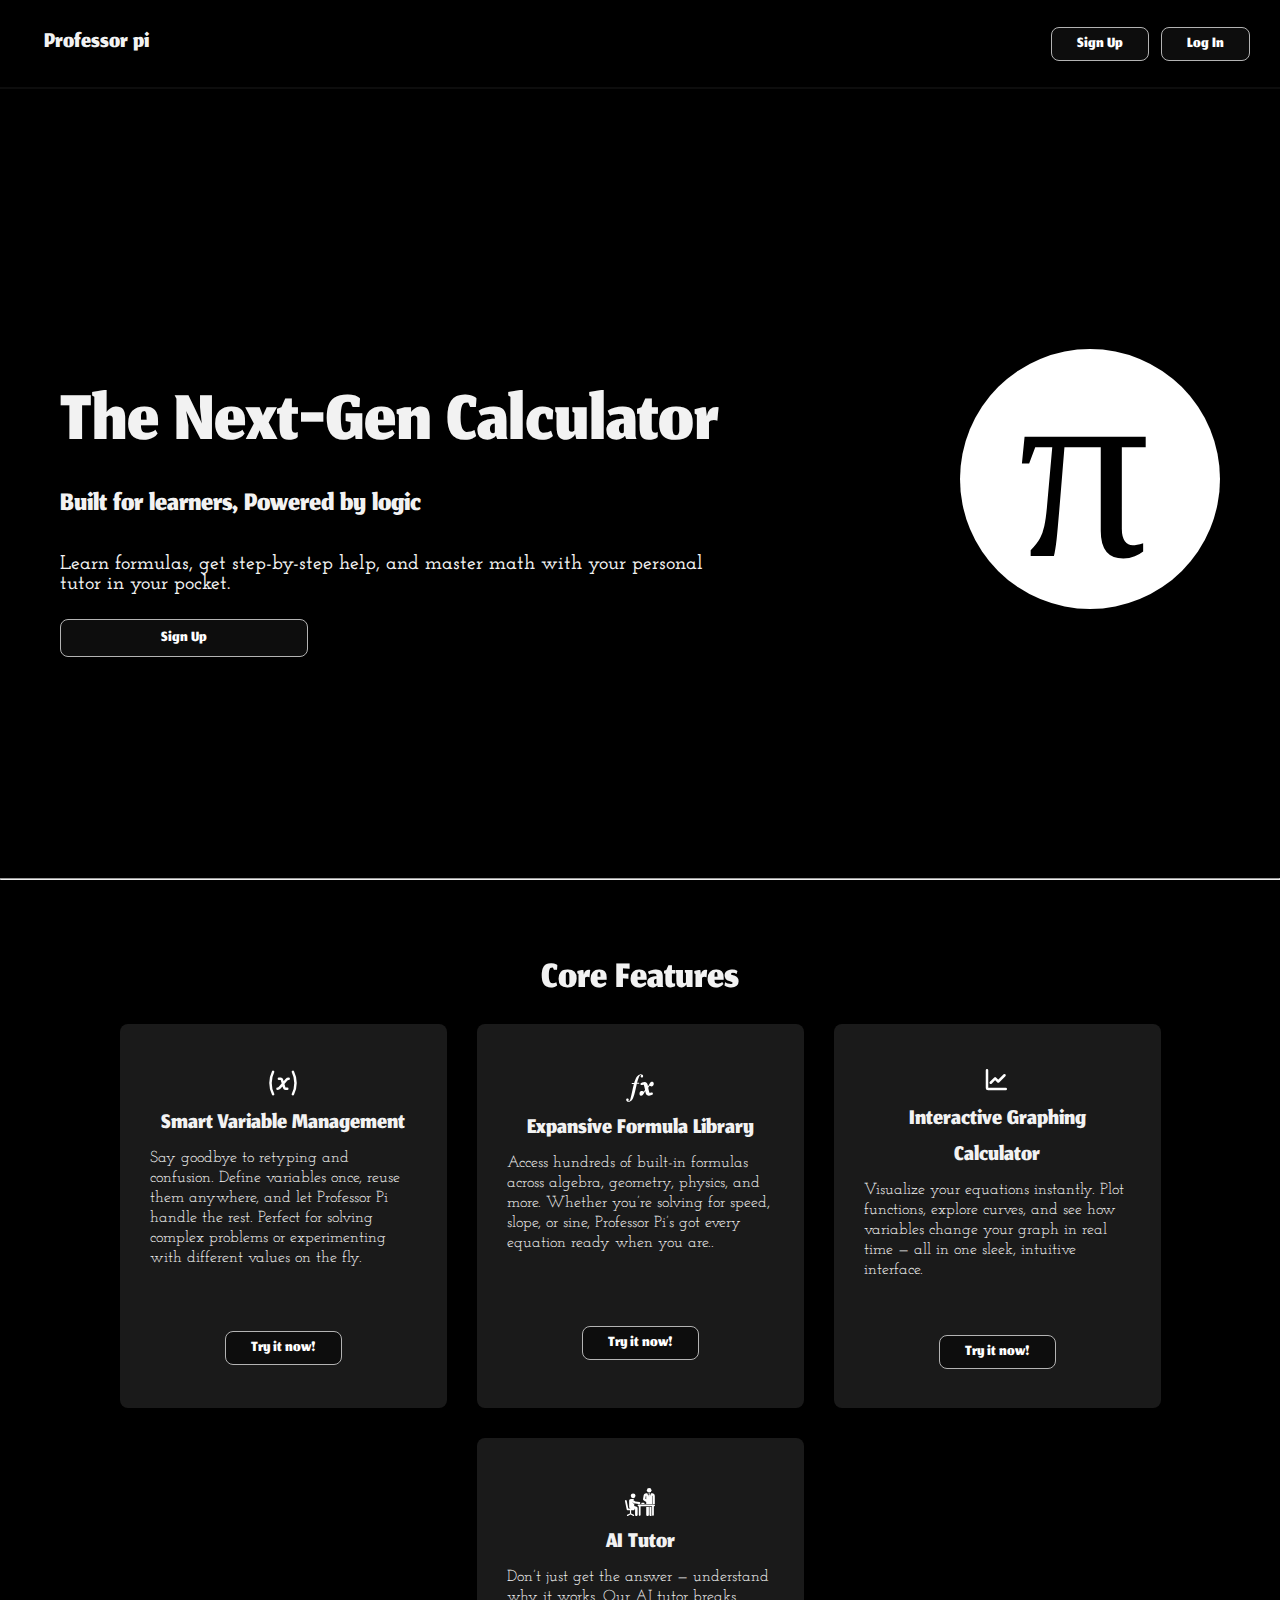
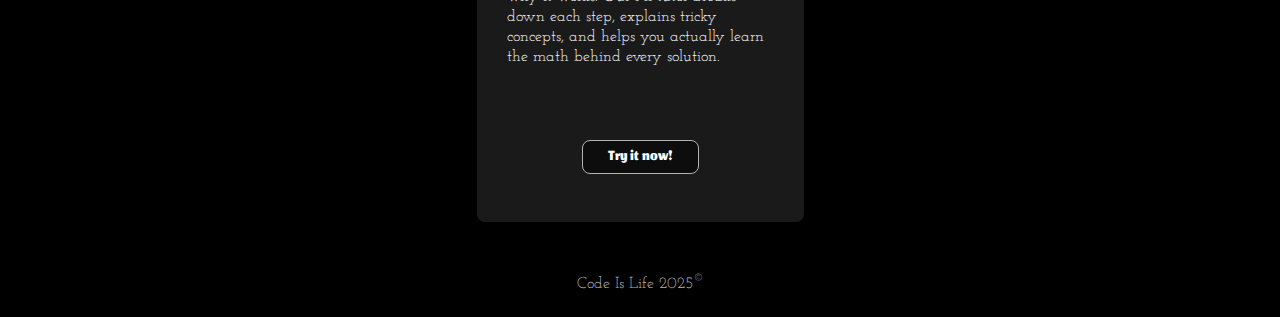
<file: index.html>
<!DOCTYPE html>
<html>

<head>
    <link rel="stylesheet" href="Base.css">
    <link rel="stylesheet" href="pages/index/index.css">
    <link rel="icon" href="assets/pi-pi-svgrepo-com.svg">
    <title>Professor Pi</title>
</head>

<body>
    <nav>
        <h2>Professor pi</h2>
        <div class="buttons">
            <a href="signUp.html"><button>Sign Up</button></a>
            <a href="logIn.html"><button>Log In</button></a>
        </div>
    </nav>
    <section id="HeroContainer">
        <div id="hero">
            <h1>The Next-Gen Calculator</h1>
            <h4>Built for learners, Powered by logic</h4>
            <p class="heroIntro">Learn formulas, get step-by-step help, and master math with your personal tutor in your
                pocket.</p>
            <a href="signUp.html"><button style="padding: 6px 100px;">Sign Up</button></a>
        </div>
        <div id="pi">
            <p id="bigPi">π</p>
        </div>
    </section>
    <hr>
    <h3>Core Features</h3>
    <section id="features">
        <div class="featureCard">
            <div>
                <div class="topIcon"><img src="assets/variable-svgrepo-com (1).svg"></div>
                <p class="cardHeaderText">Smart Variable Management</p>
                <p class="featureBody">Say goodbye to retyping and confusion. Define variables once, reuse them
                    anywhere, and let Professor Pi handle the rest. Perfect for solving complex problems or
                    experimenting with different values on the fly.</p>
            </div>
            <a href="signUp.html"><button>Try it now!</button></a>
        </div>
        <div class="featureCard">
            <div>
                <div class="topIcon"><img src="assets/formula-svgrepo-com.svg"></div>
                <p class="cardHeaderText">Expansive Formula Library</p>
                <p class="featureBody">Access hundreds of built-in formulas across algebra, geometry, physics, and more. Whether you’re solving for speed, slope, or sine, Professor Pi’s got every equation ready when you are..</p>
            </div>
            <a href="signUp.html"><button>Try it now!</button></a>
        </div>
        <div class="featureCard">
            <div>
                <div class="topIcon"><img src="assets/graph-svgrepo-com.svg"></div>
                <p class="cardHeaderText">Interactive Graphing Calculator</p>
                <p class="featureBody">Visualize your equations instantly. Plot functions, explore curves, and see how variables change your graph in real time — all in one sleek, intuitive interface.</p>
            </div>
            <a href="signUp.html"><button>Try it now!</button></a>
        </div>
        <div class="featureCard">
            <div>
                <div class="topIcon"><img src="assets/learning-teacher-svgrepo-com.svg"></div>
                <p class="cardHeaderText">AI Tutor</p>
                <p class="featureBody">Don’t just get the answer — understand why it works. Our AI tutor breaks down each step, explains tricky concepts, and helps you actually learn the math behind every solution.</p>
            </div>
            <a href="signUp.html"><button>Try it now!</button></a>
        </div>
    </section>
    <section id="footer">
        Code Is Life 2025<sup>&copy</sup>
    </section>
</body>

</html>
</file>
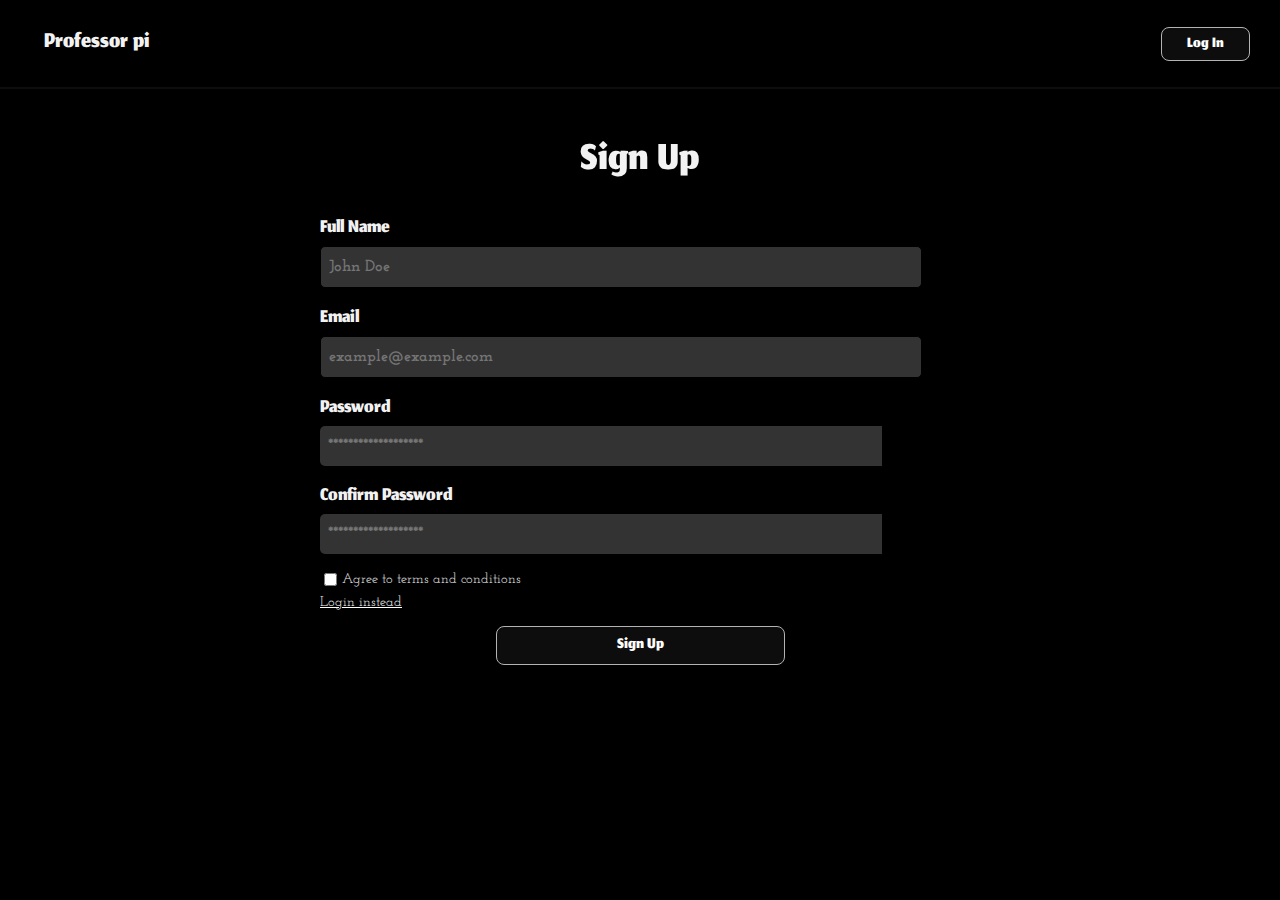
<file: signUp.html>
<!DOCTYPE html>
<html>

<head>
    <link rel="stylesheet" href="Base.css">
    <link rel="stylesheet" href="pages/signUp/signUp.css">
    <link rel="icon" href="assets/pi-pi-svgrepo-com.svg">
    <title>Professor Pi | Sign Up</title>
</head>

<body>
    <nav>
        <a href="index.html">
            <h2>Professor pi</h2>
        </a>
        <div class="buttons">
            <a href="logIn.html"><button>Log In</button></a>
        </div>
    </nav>
    <h1>Sign Up</h1>
        <div class="form">
            
            <div class="input">
                <label for="fullName">Full Name</label>
                <input name="fullName" type="text" id="fullName" placeholder="John Doe">
            </div>
            <div class="input">
                <label for="email">Email</label>
                <input name="email" type="text" id="email" placeholder="example@example.com">
            </div>
            <div class="input">
                <label for="password">Password</label>
                <input name="password" type="password" id="password" placeholder="*******************">
            </div>
            <div class="input">
                <label for="cPassword">Confirm Password</label>
                <input name="cPassword" type="password" id="cPassword" placeholder="*******************">
            </div>
            <div class="bottomLayer">
                <div id="terms">
                    <input name="t&c" type="checkbox" id="t&c">
                    <label for="t&c">Agree to terms and conditions</label>
                </div>
                <a href="logIn.html">Login instead</a>
            </div>
            <button style="padding: 6px 120px; font-size: 25px;">Sign Up</button>
    </div>
</body>

</html>
</file>
<file: Base.css>
@import url('https://fonts.googleapis.com/css2?family=Jomhuria&family=Josefin+Slab:ital,wght@0,100..700;1,100..700&display=swap');
body{
    background-color: #000000;
    margin: 0;
    padding: 0;
    color: #F2F2F2;
}
a{
    text-decoration: none;
}
nav{
    display: flex;
    justify-content: space-between;
    align-items: center;
    padding: 12px 30px;
    box-shadow: 0px 2px rgba(255, 255, 255, 0.05);
}
button:hover{
    cursor: pointer;
    background-color: none;
    background-image: linear-gradient(-40deg, #201f1f, #0D0D0D);
}
h2{
    font-family: "Jomhuria";
    color: #F2F2F2;
    font-size: 35px;
    font-weight: 400;
    margin: 0;
    font-style: normal;
    padding: 14px;
}
.form{
    display: flex;
    flex-direction: column;
    gap:16px;
    justify-content: center;
    align-items: center;
}
.input{
    display: flex;
    flex-direction: column;
    gap:2px;
    width:50%;
}
.s-s{
    display: flex;
    align-items: center;
}
.error{
    width: 90%;
    background-color: #DD3333;
    padding: 3px 10px;
    display: flex;
    align-items: center;
    gap:3px;
    margin: 0;
    border-radius: 8px;
    font-family: "Jomhuria";
    font-size: 22px;
}
#errors{
    display: flex;
    flex-direction: column;
    justify-content: center;
    align-items: start;
    width: 50%;
    gap:6px;
    padding: 0;
    margin: 0;
}
.material-icons{
     background-color: #333333;
    border: none;
    padding-top:8px;
    padding-bottom: 8px;
    padding-right: 20px;
    color: white;
    font-weight: bold;
    font-size: 16px;
    font-family: "Josefin Slab";
    border-radius: 0px 5px 5px 0px;
}
.material-icons:hover{
    cursor: pointer;
}
.input input[id="cPassword"], [id="password"]{
    background-color: #333333;
    padding-top:12px;
    padding-bottom: 12px;
    padding-right: 80px;
    padding-left: 8px;
    outline: none;
    border: none;
    width: 74%;
    color: white;
    font-weight: bold;
    font-size: 16px;
    font-family: "Josefin Slab";
    border-radius: 5px 0 0 5px;
}
#animation{
    display: none;
    flex-direction: column;
    position: absolute;
    width: 100%;
    height: 100%;
    top:0;
    gap:5px;
    justify-content: center;
    align-items: center;
    background-color: #0a0a0ad3;
}
#loadingText{
    font-family: "Jomhuria";
    font-size: 2.9rem;
    display: flex;
    margin-top: 5px;
    align-items: center;
    text-align: center;
}
.input input:not([id="cPassword"], [id="password"]){
    background-color: #333333;
    padding-top:12px;
    border: solid 1px black;
    padding-bottom: 12px;
    padding-right: 80px;
    padding-left: 8px;
    width: 80%;
    color: white;
    font-weight: bold;
    font-size: 16px;
    font-family: "Josefin Slab";
    border-radius: 5px;
}
label:not([for="t&c"],[for="Staysign"]){
    font-family: "Jomhuria";
    font-size: 30px;
    font-weight: 400;
    line-height: 30px;
}
.bottomLayer{
    display: flex;
    flex-direction: column;
    width: 50%;
    gap:6px;
}
label[for="t&c"],[for="Staysign"]{
    font-family: "Josefin Slab";
}
#terms{
    display: flex;
    align-items: center;
    font-size: 0.875rem;
}
.bottomLayer > div{
    display: flex;
    gap:2px
}
input:not([id="cPassword"], [id="password"]):focus{
    outline: none;
    border-style: solid;
    border-width: 1px;
    border-color: #CCCCCC;
}
input[type="checkbox"]{
    accent-color: #2c2c2c;
}
button{
    background-color: #0D0D0D;
    border: solid 1px #B3B3B3;
    color: white;
    font-family: "Jomhuria";
    font-style: normal;
    font-size: 24px;
    text-align: center;
    font-weight:400;
    padding:4px 25px;
    border-radius: 8px;
}
.buttons{
    display: flex;
    gap:12px;
}
</file>
<file: pages/index/index.css>
#HeroContainer {
    display: flex;
    justify-content: space-between;
    align-items: center;
    padding: 0px 60px;
    height: 87vh;
}
#footer{
    text-align: center;
    color: #B3B3B3;
    font-family: "Josefin Slab";
    margin-bottom: 25px;
}
#features{
    padding: 0px 20px;
    margin-bottom: 50px;
    display: flex;
    justify-content: center;
    gap:30px;
    flex-wrap: wrap;
}
h3{
    text-align: center;
    font-size: 3.75rem;
    text-decoration: double;
    font-family: "Jomhuria";
    font-weight: 400;
    margin-bottom: 14px;
    margin-top: 70px;
}
.topIcon > img{
    width: 30px;
    height: 30px;
    margin-bottom: 4px;
}
.cardHeaderText{
    font-size: 2.2rem;
    text-align: center;
    font-family: "Jomhuria";
    margin: 0;
    padding: 0;
    max-width: 90%;
}
.featureBody{
    font-size: 1rem;
    line-height: 20px;
    font-family: "Josefin Slab";
    margin: 0;
    padding-top: 6px;
    max-width: 90%;
}
.featureCard{
    display: flex;
    flex-direction: column;
    background-color: #1A1A1A;
    max-width: 295px;
    height: 360px;
    justify-content: space-around;
    align-items: center;
    padding: 12px 16px;
    border-radius: 8px;
}
.featureCard > div{
    display: flex;
    flex-direction: column;
    justify-content: center;
    max-height: 85%;
    overflow-y: auto;
    align-items: center;
}
.featureCard:hover{
    box-shadow: 0px 0px 4px #B3B3B3;
}
#pi {
    height: 260px;
    width: 260px;
    display: flex;
    align-items: center;
    flex-direction: column;
    border-radius: 100%;
    justify-content: center;
    background-color: white;
}

#bigPi {
    height: min-content;
    line-height: auto;
    font-size: 16.25rem;
    padding-right: 12px;
    padding-bottom: 20px;
    color: black;
    margin: 0;
    border-radius: 100%;
    text-align: center;
}

h1 {
    font-family: "Jomhuria";
    font-size: 7rem;
    max-width: 90%;
    margin-bottom: 3px;
    padding-bottom: 0px;
    font-weight: 400;
    line-height: 100px;
}

h4 {
    font-family: "Jomhuria";
    font-size: 2.625rem;
    margin-top: 0;
    max-width: 80%;
    margin-bottom: 3px;
    padding-bottom: 0px;
    font-weight: 400;
}

.heroIntro {
    font-family: "Josefin Slab";
    font-weight: 600;
    max-width: 80%;
    font-size: 1.25rem;
}

#hero {
    display: flex;
    flex-direction: column;
    align-items: start;
    gap: 5px
}
</file>
<file: pages/signUp/signUp.css>
h1{
    text-align: center;
    font-family: "Jomhuria";
    font-weight: 400;
    font-size: 64px;
    margin-bottom: 10px;
    padding-bottom: 10px;
}
a[href="logIn.html"]{
    font-family: "Josefin Slab";
    color:white;
    text-decoration: underline;
    font-size: 0.875rem;
}
</file>
